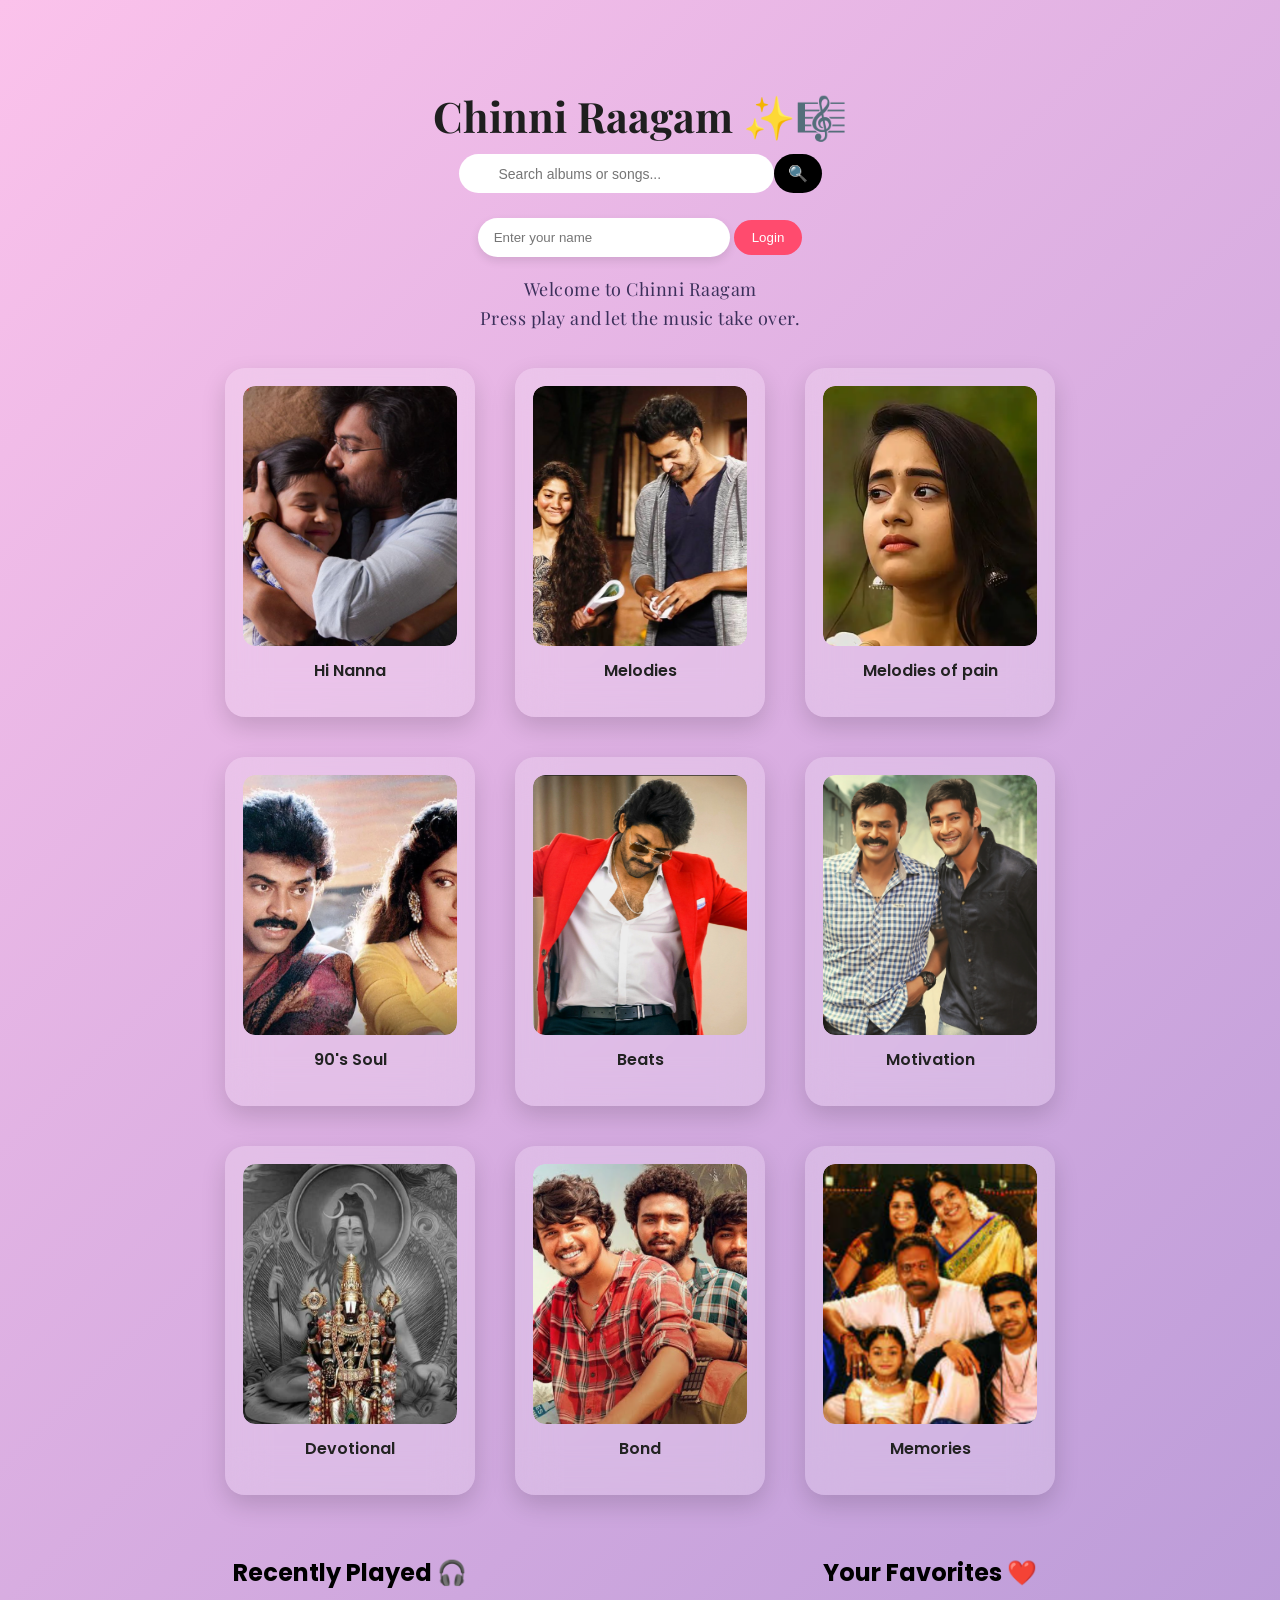
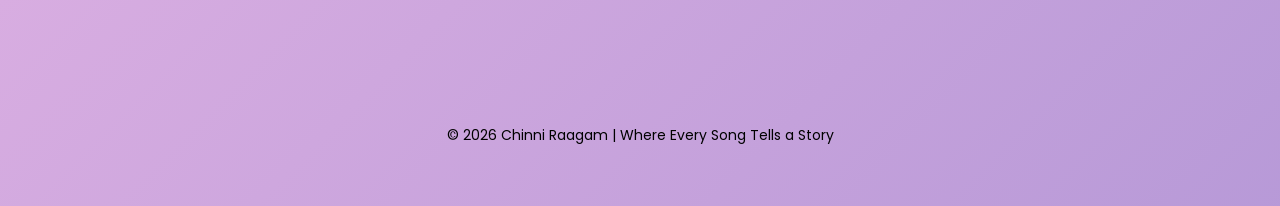
<file: index.html>
<!DOCTYPE html>
<html lang="en">
<head>
<meta charset="UTF-8">
<title>Chinni Raagam</title>
<link rel="stylesheet" href="style.css">
</head>

<script src="script.js"></script>
<body>

<div class="index-wrapper">

<h1 class="index-title">Chinni Raagam ✨🎼 </h1>
<div class="search-box">



<input 
type="text"
id="searchInput"
placeholder="Search albums or songs... "

onkeyup="searchMusic()"
>
<button onclick="searchMusic()" class="search-btn">🔍</button>


</div>

<div id="searchResults"></div>

<div class="login-box">

<input type="text" id="username"placeholder="Enter your name"> 

<button onclick="loginUser()">Login</button>

<p id="welcomeUser"></p>

</div>

<p class="index-text">
Welcome to Chinni Raagam <br>
Press play and let the music take over.
</p>

<div class="album-grid">

<div class="album-card" onclick="location.href='album.html?album=HiNanna'">
<div class="album-img">
<img src="images/Gaaju.png">
<div class="play-icon">▶</div>
</div>
<p>Hi Nanna</p>
</div>

<div class="album-card" onclick="location.href='album.html?album=melodies'">
<div class="album-img">
<img src="images/melodies.png">
<div class="play-icon">▶</div>
</div>
<p>Melodies</p>
</div>

<div class="album-card" onclick="location.href='album.html?album=sad'">
<div class="album-img">
<img src="images/melody of pain.png">
<div class="play-icon">▶</div>
</div>
<p>Melodies of pain</p>
</div>

<div class="album-card" onclick="location.href='album.html?album=soul'">
<div class="album-img">
<img src="images/90's soul.png">
<div class="play-icon">▶</div>
</div>
<p>90's Soul</p>
</div>

<div class="album-card" onclick="location.href='album.html?album=beats'">
<div class="album-img">
<img src="images/Beats.png">
<div class="play-icon">▶</div>
</div>
<p>Beats</p>
</div>

<div class="album-card" onclick="location.href='album.html?album=motivation'">
<div class="album-img">
<img src="images/motivation.png">
<div class="play-icon">▶</div>
</div>
<p>Motivation</p>
</div>
<!-- Album 7 -->
<div class="album-card" onclick="location.href='album.html?album=devotional'">

<div class="album-img">
<img src="images/devotional.png">
<div class="play-icon">▶</div>
</div>

<p>Devotional</p>

</div>

<!-- Album 8 -->
<div class="album-card" onclick="location.href='album.html?album=friendship'">

<div class="album-img">
<img src="images/Bonds.png">
<div class="play-icon">▶</div>
</div>

<p>Bond</p>

</div>

<!-- Album 9 -->
<div class="album-card" onclick="location.href='album.html?album=family'">

<div class="album-img">
<img src="images/Memories.png">
<div class="play-icon">▶</div>
</div>

<p>Memories</p>

</div>

<h2>Recently Played 🎧</h2>

<div id="recentList"></div>

<h2>Your Favorites ❤️</h2>

<div id="favoriteList"></div>

</div>

<footer class="index-footer">
© 2026 Chinni Raagam | Where Every Song Tells a Story
</footer>

</div>

<script>

const musicData = {

HiNanna:["Gaaju Bomma","Oo Chedhu Nijam","Ammaadi"],
melodies:["Melody Song 1","Melody Song 2"],
sad:["Sad Song 1"],
soul:["Soul Song 1"],
beats:["Beat Song 1"],
motivation:["Motivation Song 1"],
devotional:["Devotional Song 1"],
friendship:["Friendship Song 1"],
family:["Family Song 1"]

};

function searchMusic(){

let input=document.getElementById("searchInput").value.toLowerCase();
let results=document.getElementById("searchResults");

results.innerHTML="";

if(input==="") return;

for(let album in musicData){

musicData[album].forEach(song=>{

if(song.toLowerCase().includes(input)){

let div=document.createElement("div");

div.className="result-item";
div.innerText=song+" ("+album+")";

div.onclick=function(){
window.location.href="album.html?album="+album;
};

results.appendChild(div);

}

});

}

}



/* LOGIN */

function loginUser(){

let name=document.getElementById("username").value;

if(name===""){
alert("Enter name");
return;
}

localStorage.setItem("user",name);

document.getElementById("welcomeUser").innerText="Welcome "+name+" 👋";

loadFavorites();

}




window.onload=function(){

let user=localStorage.getItem("user");

if(user){
document.getElementById("welcomeUser").innerText="Welcome "+user+" 🤗";
loadFavorites();
}

};
function loadRecent(){

let recent = JSON.parse(localStorage.getItem("recentSongs")) || [];

let container = document.getElementById("recentList");

if(!container) return;

container.innerHTML="";

recent.forEach(song=>{

let div=document.createElement("div");

div.innerText="🎵 "+song;

container.appendChild(div);

});

}

loadRecent();



</script>
</body>
</html>
</file>
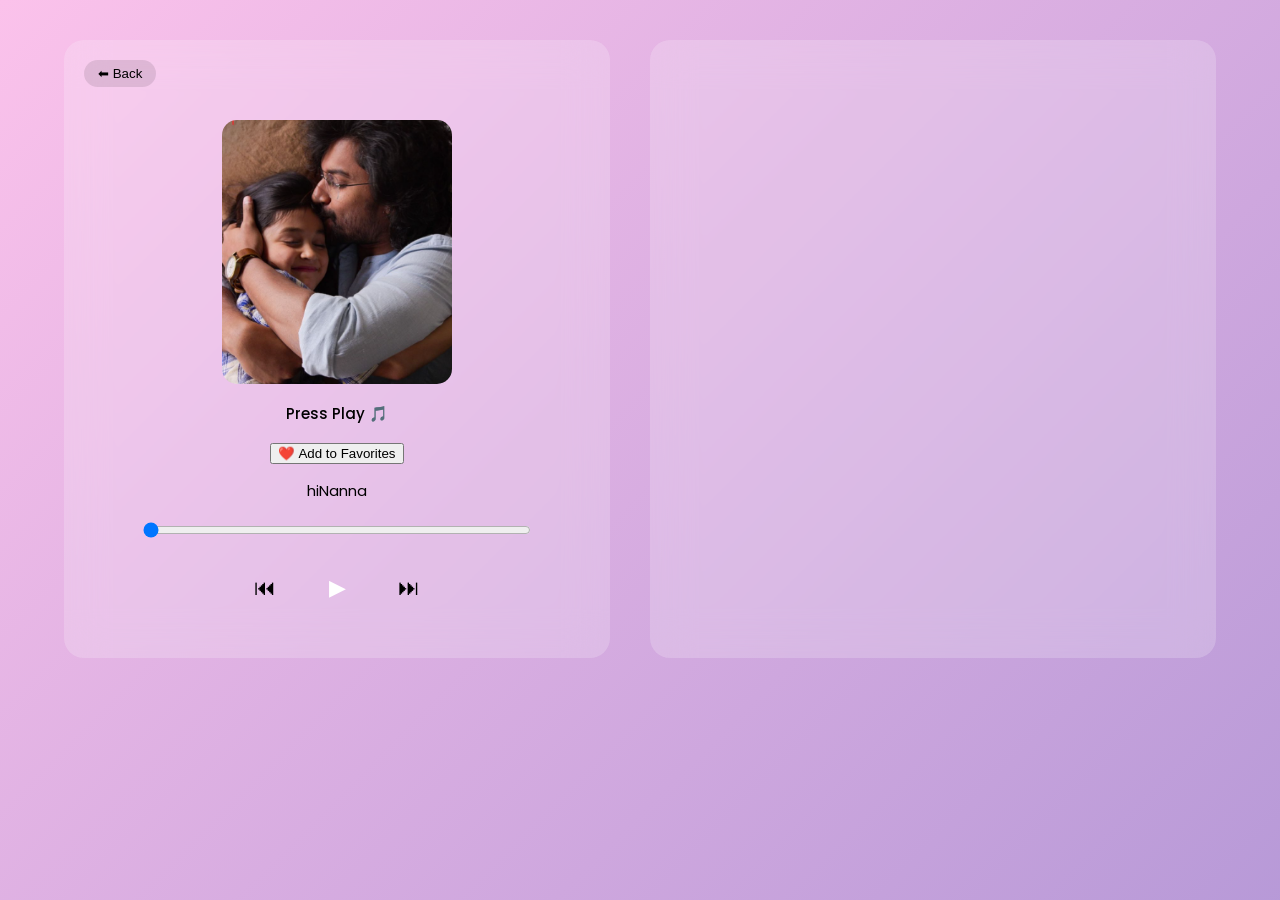
<file: album.html>
<!DOCTYPE html>
<html lang="en">
<head>
<meta charset="UTF-8">
<title>Chinni Music Player 💕</title>
<link rel="stylesheet" href="style.css">
</head>

<body>

<div class="main-container">

<div class="player-card">

<div class="back-row">
<button class="back-btn" onclick="location.href='album.html'">⬅ Back</button>
</div>

<div class="center-content">

<img src="images/Gaaju.png" id="album">

<div id="currentLine" class="current-line">
Press Play 🎵
</div>

<h1 id="songTitle"></h1>
<button onclick="addFavorite(document.getElementById('songTitle').textContent)">
❤️ Add to Favorites
</button>

<p id="albumName" class="movie-name"></p>

<input type="range" id="progress" value="0" min="0" max="100">

<div class="controls">
<button id="prevBtn">⏮</button>
<button id="playBtn" class="play-btn">▶</button>
<button id="nextBtn">⏭</button>
</div>

</div>

</div>

<div class="lyrics-card">
<div class="lyrics-container"></div>
</div>

</div>

<audio id="song"></audio>

<script src="script.js"></script>

</body>
</html>
</file>
<file: style.css>
@import url('https://fonts.googleapis.com/css2?family=Playfair+Display:wght@600&family=Poppins:wght@300;400;600&display=swap');

/* ================= GLOBAL ================= */

body {
  margin: 0;
  font-family: 'Poppins', sans-serif;

  background: linear-gradient(
    -45deg,
    #ff9a9e,
    #fad0c4,
    #a18cd1,
    #fbc2eb
  );

  background-size: 400% 400%;
  animation: gradientMove 12s ease infinite;

  min-height: 100vh;
}

/* animated gradient */
@keyframes gradientMove {

  0% {
    background-position: 0% 50%;
  }

  50% {
    background-position: 100% 50%;
  }

  100% {
    background-position: 0% 50%;
  }

}

/* ================= PLAYER PAGE ================= */

.main-container {
  width: 90%;
  max-width: 1200px;
  margin: auto;
  display: flex;
  gap: 40px;
  padding: 40px 0;
}

/* LEFT PLAYER CARD */

.player-card {
  flex: 1;
  background: rgba(255,255,255,0.2);
  backdrop-filter: blur(20px);
  border-radius: 20px;
  padding: 40px 30px;
  position: relative;
}

/* Back button */

.back-row {
  position: absolute;
  top: 20px;
  left: 20px;
}

.back-btn {
  border: none;
  background: rgba(0,0,0,0.1);
  padding: 6px 14px;
  border-radius: 20px;
  cursor: pointer;
  transition: 0.3s;
}

.back-btn:hover {
  background: black;
  color: white;
}

/* Center content */

.center-content {
  display: flex;
  flex-direction: column;
  align-items: center;
  text-align: center;
  margin-top: 40px;
}

/* Album image */

#album {
  width: 230px;
  border-radius: 15px;
  margin-bottom: 18px;
}

/* Current line */

.current-line {
  font-size: 15px;
  margin-bottom: 8px;
  font-weight: 500;
}

/* Song title */

.center-content h1 {
  font-family: 'Playfair Display', serif;
  font-size: 28px;
  margin: 5px 0;
}

/* Movie name */

.movie-name {
  margin-bottom: 18px;
  font-size: 15px;
}

/* Progress bar */

#progress {
  width: 80%;
  margin-bottom: 20px;
}

/* Controls */

.controls {
  display: flex;
  gap: 25px;
  align-items: center;
}

.controls button {
  border: none;
  background: none;
  font-size: 22px;
  cursor: pointer;
}

/* Play button */

.play-btn {
  width: 60px;
  height: 60px;
  border-radius: 50%;
  background: black;
  color: white;
  font-size: 22px;
  display: flex;
  justify-content: center;
  align-items: center;
}

/* RIGHT LYRICS CARD */

.lyrics-card {
  flex: 1;
  background: rgba(255,255,255,0.2);
  backdrop-filter: blur(20px);
  border-radius: 20px;
  padding: 50px 40px;
  overflow-y: auto;
}

/* Lyrics */

.lyrics-container p {
  font-size: 18px;
  margin: 14px 0;
}

.active {
  font-weight: bold;
  font-size: 22px;
}

/* ================= index PAGE ================= */

.index-wrapper{
  text-align:center;
  padding:60px 20px;
}

/* Title */


.index-title{
  font-family:'Playfair Display', serif;
  font-size:42px;
  margin-bottom:10px;
  color:#1f1f1f;
}

/* Welcome text */

.index-text{
font-family: 'Playfair Display', serif;
font-size:18px;
color:#3b2f5a;
margin-bottom:35px;
line-height:1.6;
letter-spacing:0.5px;
}

/* Album grid */

.album-grid{
  display:grid;
  grid-template-columns:repeat(3,250px);
  justify-content:center;
  gap:40px;
}

/* Album card */


.album-card{
  background:rgba(255,255,255,0.2);
  backdrop-filter:blur(20px);
  border-radius:20px;
  padding:18px;
  cursor:pointer;
  transition:all 0.35s ease;
  box-shadow:0 10px 25px rgba(0,0,0,0.15);
}

.album-card:hover{
  transform:translateY(-8px) scale(1.04);
  box-shadow:0 20px 40px rgba(0,0,0,0.25);
}

/* Album image */


.album-card img{
  width:100%;
  height:260px;
  object-fit:cover;
  border-radius:12px;
  display:block;
  transition:transform 0.5s ease;
}
.album-card:hover img{
  transform:scale(1.08);
}

/* Album title */

.album-card p{
  margin-top:12px;
  font-weight:600;
  font-size:16px;
  color:#222;
}

/* Footer */

.index-footer{
  margin-top:60px;
  text-align:center;
  font-size:14px;
}
.album-img{
  position:relative;
  width:100%;
  height:260px;
  overflow:hidden;
  border-radius:12px;
}

.play-icon{
position:absolute;
top:50%;
left:50%;
transform:translate(-50%,-50%);
width:50px;
height:50px;
background:black;
color:white;
border-radius:50%;
display:flex;
justify-content:center;
align-items:center;
font-size:20px;
opacity:0;
transition:0.3s;
}

.album-card:hover .play-icon{
opacity:1;
}
/* SEARCH BAR */

.search-box{
position:relative;
display:flex;
justify-content:center;
margin-bottom:25px;
}

.search-box input{
width:260px;
padding:10px 15px 10px 40px;
border:none;
border-radius:25px;
outline:none;
font-size:14px;
}

.search-icon{
position:absolute;
left:15px;
top:50%;
transform:translateY(-50%);
font-size:16px;
color:#444;
}
/* search button */
.search-btn{
background:black;
color:white;
border:none;
padding:10px 14px;
border-radius:20px;
cursor:pointer;
font-size:16px;
}

.search-btn:hover{
background:#333;
}

/* SEARCH RESULTS */

#searchResults{
text-align:center;
margin-bottom:20px;
}

.result-item{
padding:6px;
cursor:pointer;
font-size:14px;
}

.result-item:hover{
text-decoration:underline;
}
#favoriteList{
display:flex;
flex-direction:column;
gap:8px;
margin-top:10px;
}
#favoriteList div{
background:rgba(255,255,255,0.25);
backdrop-filter:blur(10px);
padding:10px 15px;
border-radius:12px;
width:260px;
font-weight:500;
}
.fav-item{
display:flex;
justify-content:space-between;
align-items:center;
background:rgba(255,255,255,0.25);
padding:10px;
border-radius:10px;
margin:5px 0;
width:260px;
}
.login-box input{
padding:12px 16px;
border-radius:25px;
border:none;
outline:none;
width:220px;
background:white;
box-shadow:0 4px 10px rgba(0,0,0,0.1);
}

.login-box button{
padding:10px 18px;
border-radius:25px;
background:#ff4b6e;
color:white;
border:none;
cursor:pointer;
font-weight:500;
}
/* WELCOME USER TEXT */

#welcomeUser{
font-family: 'Playfair Display', serif;
font-size:18px;
color:#4a3f7a;
margin-top:10px;
font-weight:600;
letter-spacing:0.5px;
text-decoration: underline;
}
/* RECENT SONGS */

#recentList{
display:flex;
flex-direction:column;
gap:8px;
margin-bottom:20px;
}

#recentList div{
background:rgba(255,255,255,0.25);
padding:8px 12px;
border-radius:10px;
width:240px;
}
/* RECENT + FAVORITES LAYOUT */

.music-sections{
display:flex;
justify-content:space-between;
margin-top:60px;
padding:0 80px;
}

.recent-section{
width:45%;
}

.favorite-section{
width:45%;
}

#recentList,
#favoriteList{
margin-top:15px;
display:flex;
flex-direction:column;
gap:12px;
}
</file>
